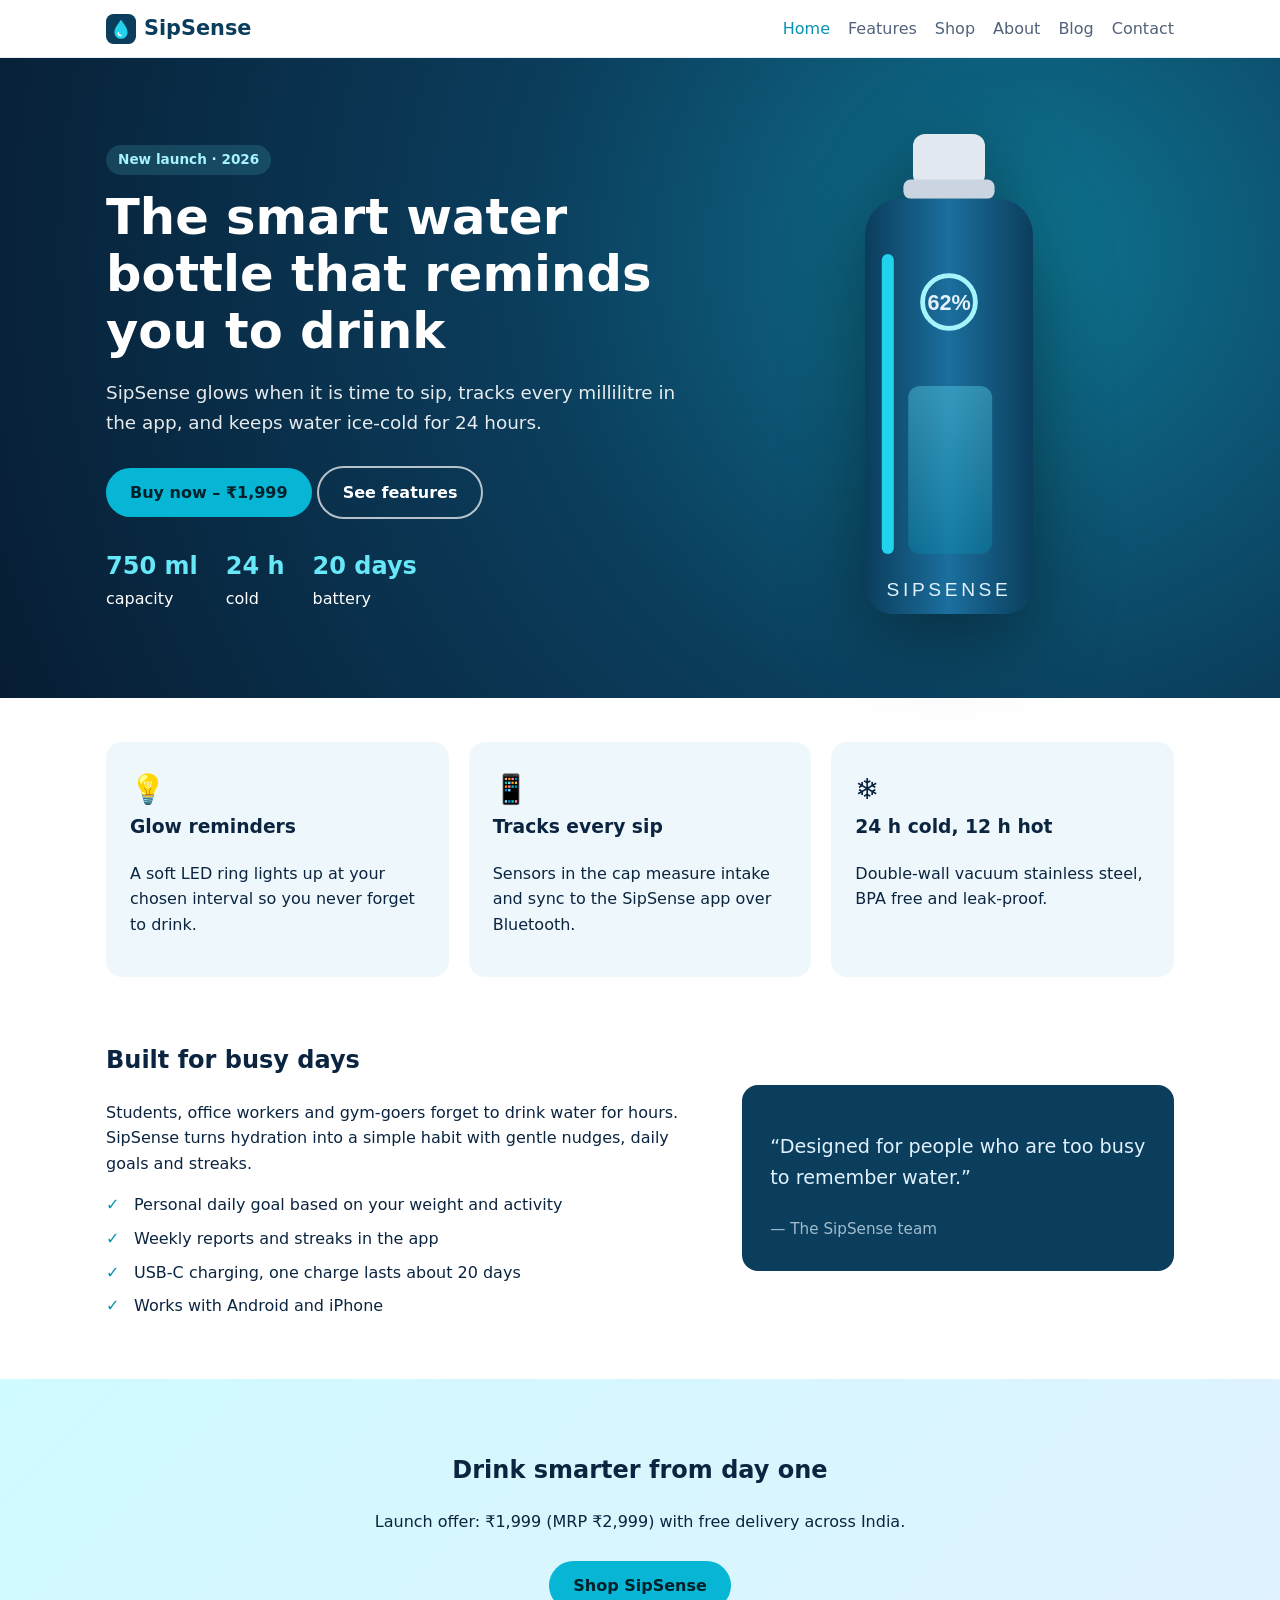
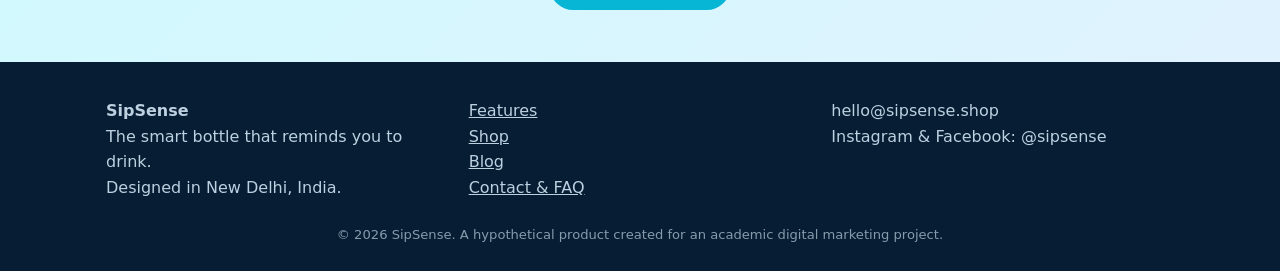
<file: index.html>
<!doctype html>
<html lang="en"><head><script async src="https://www.googletagmanager.com/gtm.js?id=GTM-PFLKXWNT"></script><script>window.dataLayer=window.dataLayer||[];function gtag(){dataLayer.push(arguments);}gtag('js',new Date());</script><meta charset="utf-8"><meta name="viewport" content="width=device-width, initial-scale=1">
<title>SipSense Smart Water Bottle | Glow Reminders & Hydration Tracking</title><meta name="description" content="SipSense is a smart water bottle that glows to remind you to drink, tracks every sip in an app, and keeps water cold for 24 hours. Launch price Rs 1,999.">
<link rel="canonical" href="https://sipsense.shop/"><meta property="og:title" content="SipSense Smart Water Bottle | Glow Reminders & Hydration Tracking"><meta property="og:description" content="SipSense is a smart water bottle that glows to remind you to drink, tracks every sip in an app, and keeps water cold for 24 hours. Launch price Rs 1,999."><meta property="og:url" content="https://sipsense.shop/"><meta property="og:type" content="website">
<link rel="icon" href="/favicon.svg" type="image/svg+xml"><link rel="stylesheet" href="/styles.css">
<script type="application/ld+json">{"@context":"https://schema.org","@type":"Product","name":"SipSense Smart Bottle","brand":"SipSense","description":"Smart water bottle with glow reminders and app tracking","offers":{"@type":"Offer","price":"1999","priceCurrency":"INR"}}</script>
</head><body>
<header class="top"><div class="wrap bar"><a class="logo" href="/"><img src="/favicon.svg" alt="SipSense logo" width="30" height="30">SipSense</a><nav><a href="/" class=active>Home</a><a href="/features.html">Features</a><a href="/shop.html">Shop</a><a href="/about.html">About</a><a href="/blog.html">Blog</a><a href="/contact.html">Contact</a></nav></div></header>
<main><section class="hero"><div class="wrap herogrid"><div>
<span class="tag">New launch &middot; 2026</span>
<h1>The smart water bottle that reminds you to drink</h1>
<p class="lead">SipSense glows when it is time to sip, tracks every millilitre in the app, and keeps water ice-cold for 24 hours.</p>
<a class="btn" href="/shop.html">Buy now &ndash; &#8377;1,999</a> <a class="btn ghost" href="/features.html">See features</a>
<div class="stats"><div><b>750 ml</b>capacity</div><div><b>24 h</b>cold</div><div><b>20 days</b>battery</div></div>
</div><div class="art"><svg class="bottle" viewBox="0 0 200 420" role="img" aria-label="SipSense smart bottle">
<defs><linearGradient id="b" x1="0" x2="1"><stop offset="0" stop-color="#0b3d5c"/><stop offset=".5" stop-color="#1b6f9e"/><stop offset="1" stop-color="#0b3d5c"/></linearGradient>
<linearGradient id="w" x1="0" y1="0" x2="0" y2="1"><stop offset="0" stop-color="#67e8f9"/><stop offset="1" stop-color="#0891b2"/></linearGradient></defs>
<rect x="70" y="10" width="60" height="44" rx="10" fill="#e2e8f0"/><rect x="62" y="48" width="76" height="16" rx="6" fill="#cbd5e1"/>
<path d="M60 64h80c18 0 30 14 30 32v290c0 14-10 24-24 24H54c-14 0-24-10-24-24V96c0-18 12-32 30-32z" fill="url(#b)"/>
<rect class="glow" x="44" y="110" width="10" height="250" rx="5" fill="#22d3ee"/>
<rect x="66" y="220" width="70" height="140" rx="10" fill="url(#w)" opacity=".35"/>
<circle cx="100" cy="150" r="22" fill="none" stroke="#a5f3fc" stroke-width="4"/><text x="100" y="157" text-anchor="middle" font-size="18" font-family="sans-serif" fill="#e0f2fe" font-weight="700">62%</text>
<text x="100" y="395" text-anchor="middle" font-size="16" font-family="sans-serif" fill="#e0f2fe" letter-spacing="3">SIPSENSE</text></svg></div></div></section>
<section class="wrap grid3">
<div class="card"><div class="ico">&#128161;</div><h3>Glow reminders</h3><p>A soft LED ring lights up at your chosen interval so you never forget to drink.</p></div>
<div class="card"><div class="ico">&#128241;</div><h3>Tracks every sip</h3><p>Sensors in the cap measure intake and sync to the SipSense app over Bluetooth.</p></div>
<div class="card"><div class="ico">&#10052;&#65039;</div><h3>24 h cold, 12 h hot</h3><p>Double-wall vacuum stainless steel, BPA free and leak-proof.</p></div>
</section>
<section class="wrap split"><div><h2>Built for busy days</h2><p>Students, office workers and gym-goers forget to drink water for hours. SipSense turns hydration into a simple habit with gentle nudges, daily goals and streaks.</p>
<ul class="checks"><li>Personal daily goal based on your weight and activity</li><li>Weekly reports and streaks in the app</li><li>USB-C charging, one charge lasts about 20 days</li><li>Works with Android and iPhone</li></ul></div>
<div class="quote"><p>&ldquo;Designed for people who are too busy to remember water.&rdquo;</p><span>&mdash; The SipSense team</span></div></section>
<section class="cta"><div class="wrap"><h2>Drink smarter from day one</h2><p>Launch offer: &#8377;1,999 (MRP &#8377;2,999) with free delivery across India.</p><a class="btn" href="/shop.html">Shop SipSense</a></div></section></main>
<footer><div class="wrap foot"><div><strong>SipSense</strong><br>The smart bottle that reminds you to drink.<br>Designed in New Delhi, India.</div>
<div><a href="/features.html">Features</a><br><a href="/shop.html">Shop</a><br><a href="/blog.html">Blog</a><br><a href="/contact.html">Contact &amp; FAQ</a></div>
<div>hello@sipsense.shop<br>Instagram &amp; Facebook: @sipsense</div></div>
<p class="copy">&copy; 2026 SipSense. A hypothetical product created for an academic digital marketing project.</p></footer>
</body></html>
</file>
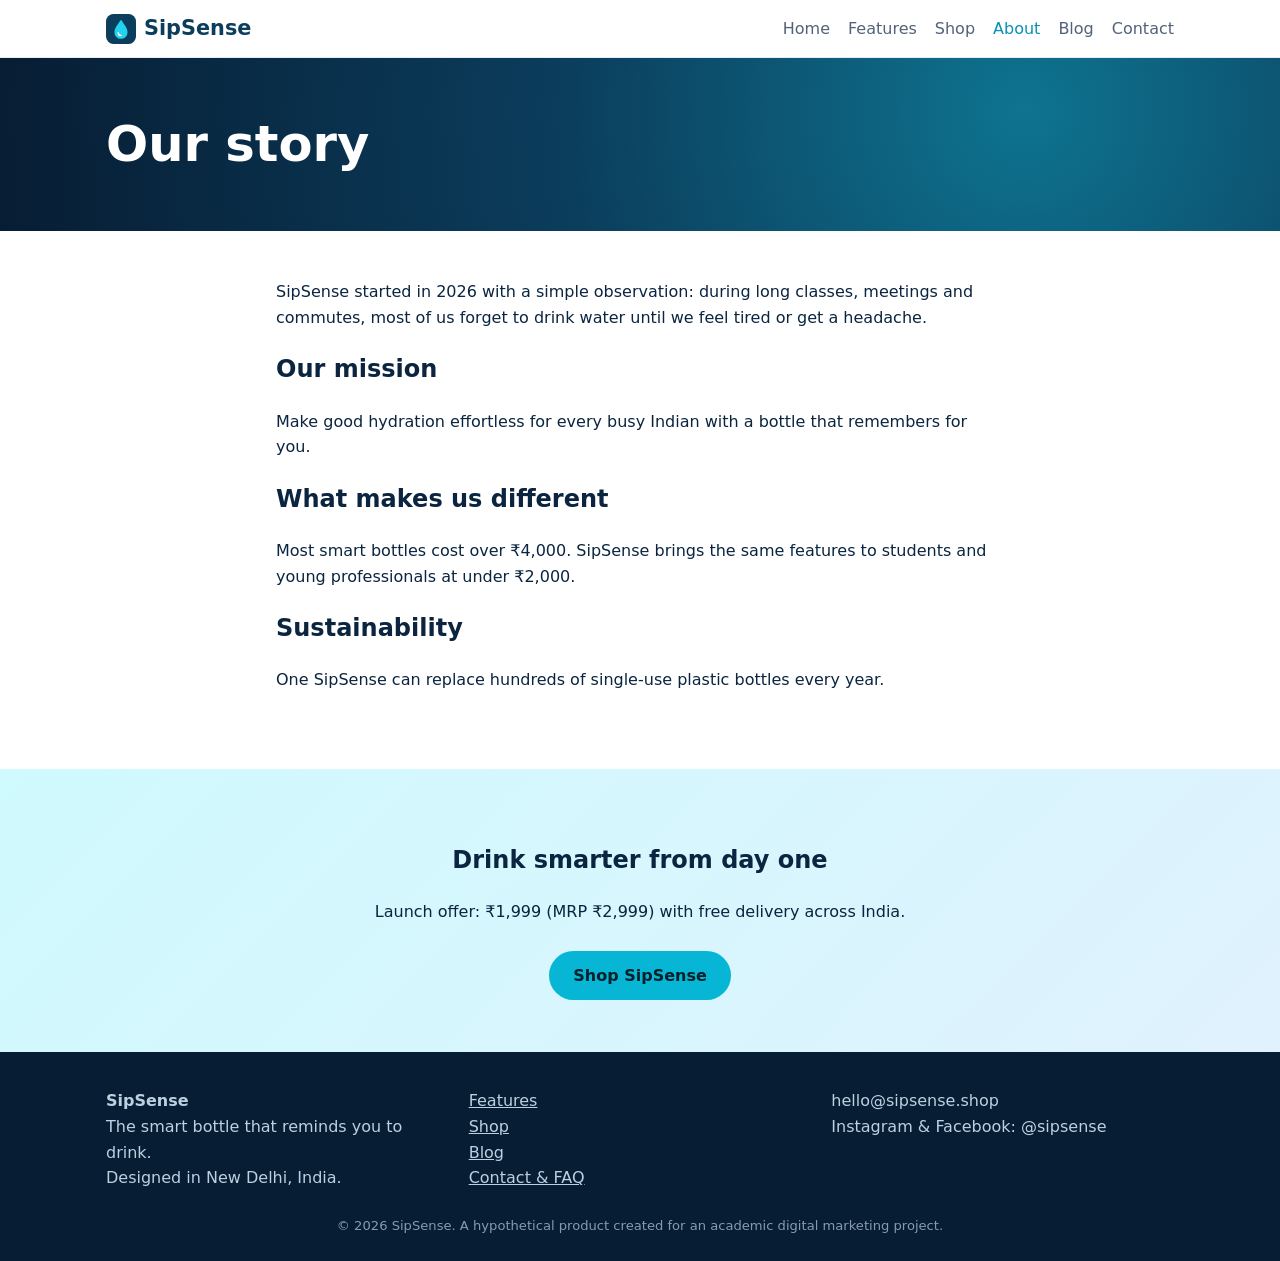
<file: about.html>
<!doctype html>
<html lang="en"><head><script async src="https://www.googletagmanager.com/gtm.js?id=GTM-PFLKXWNT"></script><script>window.dataLayer=window.dataLayer||[];function gtag(){dataLayer.push(arguments);}gtag('js',new Date());</script><meta charset="utf-8"><meta name="viewport" content="width=device-width, initial-scale=1">
<title>About SipSense | Our Story and Mission</title><meta name="description" content="SipSense was born in New Delhi to help busy people build a healthy hydration habit with a simple smart bottle.">
<link rel="canonical" href="https://sipsense.shop/about.html"><meta property="og:title" content="About SipSense | Our Story and Mission"><meta property="og:description" content="SipSense was born in New Delhi to help busy people build a healthy hydration habit with a simple smart bottle."><meta property="og:url" content="https://sipsense.shop/about.html"><meta property="og:type" content="website">
<link rel="icon" href="/favicon.svg" type="image/svg+xml"><link rel="stylesheet" href="/styles.css">
<script type="application/ld+json">{"@context":"https://schema.org","@type":"Product","name":"SipSense Smart Bottle","brand":"SipSense","description":"Smart water bottle with glow reminders and app tracking","offers":{"@type":"Offer","price":"1999","priceCurrency":"INR"}}</script>
</head><body>
<header class="top"><div class="wrap bar"><a class="logo" href="/"><img src="/favicon.svg" alt="SipSense logo" width="30" height="30">SipSense</a><nav><a href="/">Home</a><a href="/features.html">Features</a><a href="/shop.html">Shop</a><a href="/about.html" class=active>About</a><a href="/blog.html">Blog</a><a href="/contact.html">Contact</a></nav></div></header>
<main><section class="hero small"><div class="wrap"><h1>Our story</h1></div></section>
<section class="wrap prose">
<p>SipSense started in 2026 with a simple observation: during long classes, meetings and commutes, most of us forget to drink water until we feel tired or get a headache.</p>
<h2>Our mission</h2><p>Make good hydration effortless for every busy Indian with a bottle that remembers for you.</p>
<h2>What makes us different</h2><p>Most smart bottles cost over &#8377;4,000. SipSense brings the same features to students and young professionals at under &#8377;2,000.</p>
<h2>Sustainability</h2><p>One SipSense can replace hundreds of single-use plastic bottles every year.</p>
</section><section class="cta"><div class="wrap"><h2>Drink smarter from day one</h2><p>Launch offer: &#8377;1,999 (MRP &#8377;2,999) with free delivery across India.</p><a class="btn" href="/shop.html">Shop SipSense</a></div></section></main>
<footer><div class="wrap foot"><div><strong>SipSense</strong><br>The smart bottle that reminds you to drink.<br>Designed in New Delhi, India.</div>
<div><a href="/features.html">Features</a><br><a href="/shop.html">Shop</a><br><a href="/blog.html">Blog</a><br><a href="/contact.html">Contact &amp; FAQ</a></div>
<div>hello@sipsense.shop<br>Instagram &amp; Facebook: @sipsense</div></div>
<p class="copy">&copy; 2026 SipSense. A hypothetical product created for an academic digital marketing project.</p></footer>
</body></html>
</file>
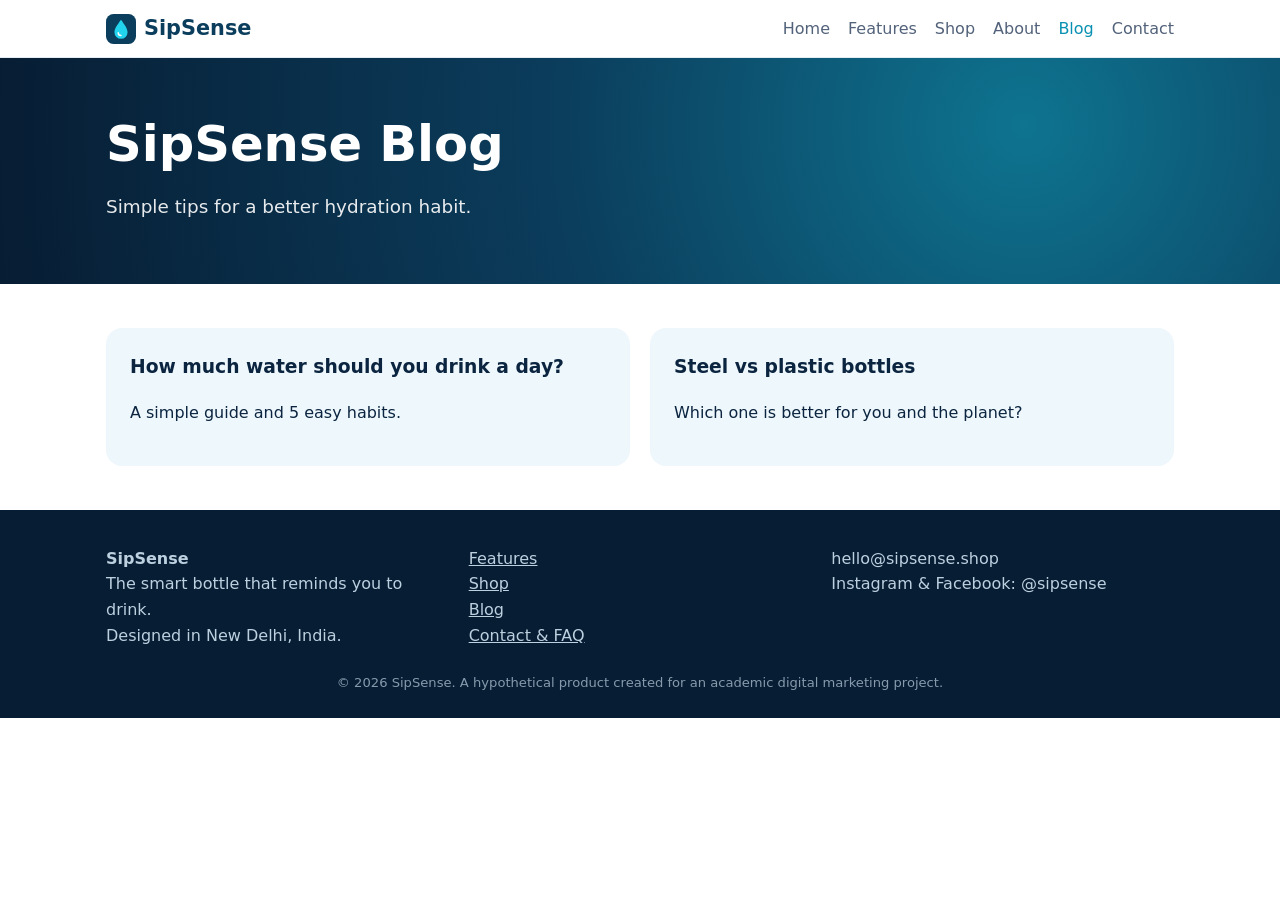
<file: blog.html>
<!doctype html>
<html lang="en"><head><script async src="https://www.googletagmanager.com/gtm.js?id=GTM-PFLKXWNT"></script><script>window.dataLayer=window.dataLayer||[];function gtag(){dataLayer.push(arguments);}gtag('js',new Date());</script><meta charset="utf-8"><meta name="viewport" content="width=device-width, initial-scale=1">
<title>SipSense Blog | Hydration Tips and Healthy Habits</title><meta name="description" content="Hydration tips, healthy habit guides and smart bottle advice from the SipSense team.">
<link rel="canonical" href="https://sipsense.shop/blog.html"><meta property="og:title" content="SipSense Blog | Hydration Tips and Healthy Habits"><meta property="og:description" content="Hydration tips, healthy habit guides and smart bottle advice from the SipSense team."><meta property="og:url" content="https://sipsense.shop/blog.html"><meta property="og:type" content="website">
<link rel="icon" href="/favicon.svg" type="image/svg+xml"><link rel="stylesheet" href="/styles.css">
<script type="application/ld+json">{"@context":"https://schema.org","@type":"Product","name":"SipSense Smart Bottle","brand":"SipSense","description":"Smart water bottle with glow reminders and app tracking","offers":{"@type":"Offer","price":"1999","priceCurrency":"INR"}}</script>
</head><body>
<header class="top"><div class="wrap bar"><a class="logo" href="/"><img src="/favicon.svg" alt="SipSense logo" width="30" height="30">SipSense</a><nav><a href="/">Home</a><a href="/features.html">Features</a><a href="/shop.html">Shop</a><a href="/about.html">About</a><a href="/blog.html" class=active>Blog</a><a href="/contact.html">Contact</a></nav></div></header>
<main><section class="hero small"><div class="wrap"><h1>SipSense Blog</h1><p class="lead">Simple tips for a better hydration habit.</p></div></section>
<section class="wrap grid3">
<a class="card link" href="/how-much-water-per-day.html"><h3>How much water should you drink a day?</h3><p>A simple guide and 5 easy habits.</p></a>
<a class="card link" href="/steel-vs-plastic-bottle.html"><h3>Steel vs plastic bottles</h3><p>Which one is better for you and the planet?</p></a>
</section></main>
<footer><div class="wrap foot"><div><strong>SipSense</strong><br>The smart bottle that reminds you to drink.<br>Designed in New Delhi, India.</div>
<div><a href="/features.html">Features</a><br><a href="/shop.html">Shop</a><br><a href="/blog.html">Blog</a><br><a href="/contact.html">Contact &amp; FAQ</a></div>
<div>hello@sipsense.shop<br>Instagram &amp; Facebook: @sipsense</div></div>
<p class="copy">&copy; 2026 SipSense. A hypothetical product created for an academic digital marketing project.</p></footer>
</body></html>
</file>
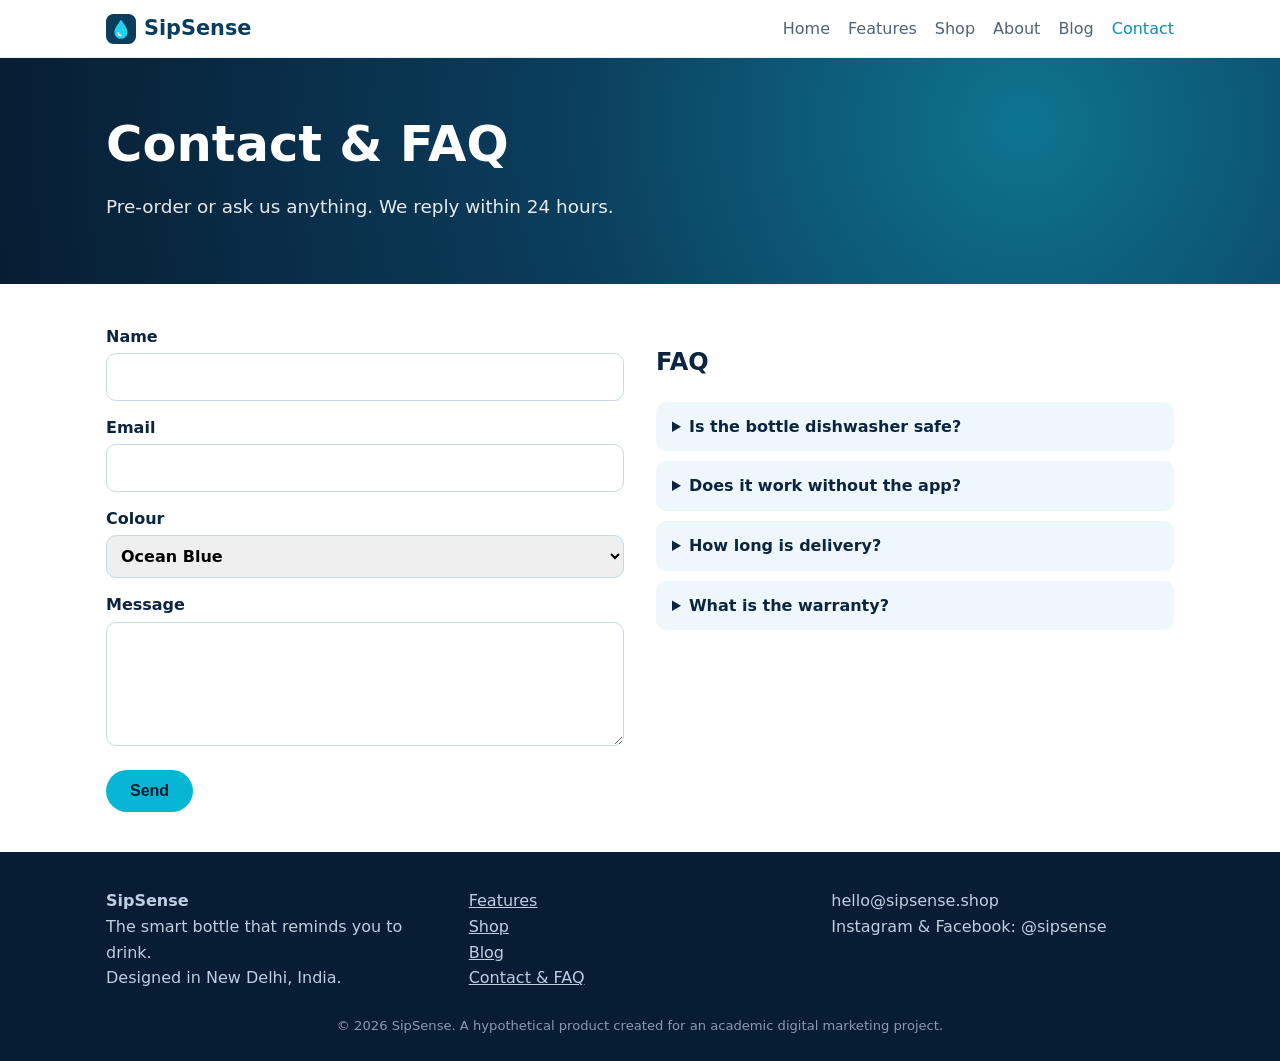
<file: contact.html>
<!doctype html>
<html lang="en"><head><script async src="https://www.googletagmanager.com/gtm.js?id=GTM-PFLKXWNT"></script><script>window.dataLayer=window.dataLayer||[];function gtag(){dataLayer.push(arguments);}gtag('js',new Date());</script><meta charset="utf-8"><meta name="viewport" content="width=device-width, initial-scale=1">
<title>Contact SipSense | Pre-order, Support and FAQ</title><meta name="description" content="Contact SipSense for pre-orders and support. Read answers to common questions about the smart bottle.">
<link rel="canonical" href="https://sipsense.shop/contact.html"><meta property="og:title" content="Contact SipSense | Pre-order, Support and FAQ"><meta property="og:description" content="Contact SipSense for pre-orders and support. Read answers to common questions about the smart bottle."><meta property="og:url" content="https://sipsense.shop/contact.html"><meta property="og:type" content="website">
<link rel="icon" href="/favicon.svg" type="image/svg+xml"><link rel="stylesheet" href="/styles.css">
<script type="application/ld+json">{"@context":"https://schema.org","@type":"Product","name":"SipSense Smart Bottle","brand":"SipSense","description":"Smart water bottle with glow reminders and app tracking","offers":{"@type":"Offer","price":"1999","priceCurrency":"INR"}}</script>
</head><body>
<header class="top"><div class="wrap bar"><a class="logo" href="/"><img src="/favicon.svg" alt="SipSense logo" width="30" height="30">SipSense</a><nav><a href="/">Home</a><a href="/features.html">Features</a><a href="/shop.html">Shop</a><a href="/about.html">About</a><a href="/blog.html">Blog</a><a href="/contact.html" class=active>Contact</a></nav></div></header>
<main><section class="hero small"><div class="wrap"><h1>Contact &amp; FAQ</h1><p class="lead">Pre-order or ask us anything. We reply within 24 hours.</p></div></section>
<section class="wrap contact">
<form action="mailto:hello@sipsense.shop" method="post" enctype="text/plain">
<label>Name<input name="name" required></label><label>Email<input name="email" type="email" required></label>
<label>Colour<select name="colour"><option>Ocean Blue</option><option>Matte Black</option><option>Mint</option></select></label>
<label>Message<textarea name="message" rows="4"></textarea></label><button class="btn" type="submit">Send</button></form>
<div><h2>FAQ</h2>
<details><summary>Is the bottle dishwasher safe?</summary><p>The body is. Wipe the smart cap with a damp cloth.</p></details>
<details><summary>Does it work without the app?</summary><p>Yes. Glow reminders work on their own; the app adds tracking.</p></details>
<details><summary>How long is delivery?</summary><p>3 to 6 working days across India.</p></details>
<details><summary>What is the warranty?</summary><p>1 year on the smart cap and body.</p></details>
</div></section></main>
<footer><div class="wrap foot"><div><strong>SipSense</strong><br>The smart bottle that reminds you to drink.<br>Designed in New Delhi, India.</div>
<div><a href="/features.html">Features</a><br><a href="/shop.html">Shop</a><br><a href="/blog.html">Blog</a><br><a href="/contact.html">Contact &amp; FAQ</a></div>
<div>hello@sipsense.shop<br>Instagram &amp; Facebook: @sipsense</div></div>
<p class="copy">&copy; 2026 SipSense. A hypothetical product created for an academic digital marketing project.</p></footer>
</body></html>
</file>
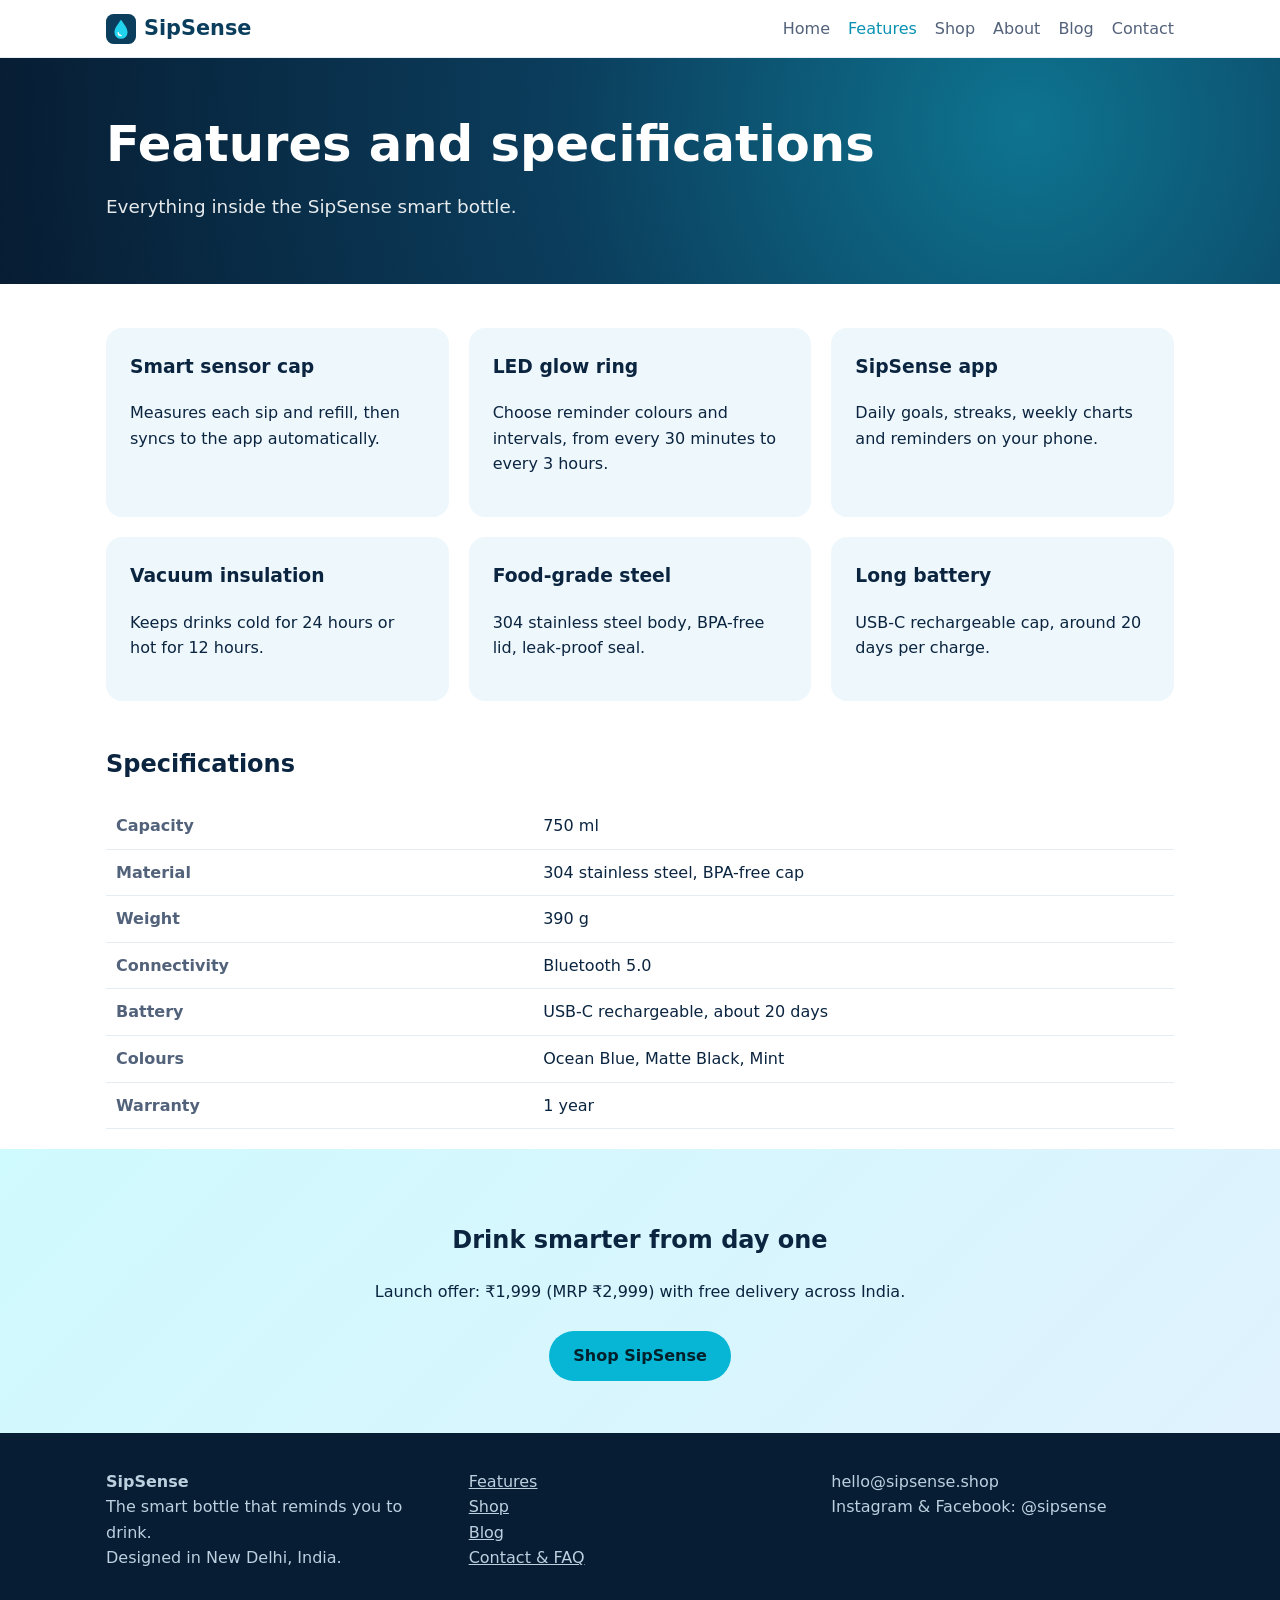
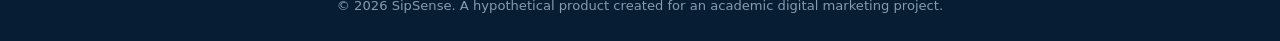
<file: features.html>
<!doctype html>
<html lang="en"><head><script async src="https://www.googletagmanager.com/gtm.js?id=GTM-PFLKXWNT"></script><script>window.dataLayer=window.dataLayer||[];function gtag(){dataLayer.push(arguments);}gtag('js',new Date());</script><meta charset="utf-8"><meta name="viewport" content="width=device-width, initial-scale=1">
<title>SipSense Features | Smart Bottle Specs, App & Sensors</title><meta name="description" content="Explore SipSense smart bottle features: LED glow reminders, sip-tracking sensor cap, app sync, 24-hour insulation and 20-day battery.">
<link rel="canonical" href="https://sipsense.shop/features.html"><meta property="og:title" content="SipSense Features | Smart Bottle Specs, App & Sensors"><meta property="og:description" content="Explore SipSense smart bottle features: LED glow reminders, sip-tracking sensor cap, app sync, 24-hour insulation and 20-day battery."><meta property="og:url" content="https://sipsense.shop/features.html"><meta property="og:type" content="website">
<link rel="icon" href="/favicon.svg" type="image/svg+xml"><link rel="stylesheet" href="/styles.css">
<script type="application/ld+json">{"@context":"https://schema.org","@type":"Product","name":"SipSense Smart Bottle","brand":"SipSense","description":"Smart water bottle with glow reminders and app tracking","offers":{"@type":"Offer","price":"1999","priceCurrency":"INR"}}</script>
</head><body>
<header class="top"><div class="wrap bar"><a class="logo" href="/"><img src="/favicon.svg" alt="SipSense logo" width="30" height="30">SipSense</a><nav><a href="/">Home</a><a href="/features.html" class=active>Features</a><a href="/shop.html">Shop</a><a href="/about.html">About</a><a href="/blog.html">Blog</a><a href="/contact.html">Contact</a></nav></div></header>
<main><section class="hero small"><div class="wrap"><h1>Features and specifications</h1><p class="lead">Everything inside the SipSense smart bottle.</p></div></section>
<section class="wrap grid3">
<div class="card"><h3>Smart sensor cap</h3><p>Measures each sip and refill, then syncs to the app automatically.</p></div>
<div class="card"><h3>LED glow ring</h3><p>Choose reminder colours and intervals, from every 30 minutes to every 3 hours.</p></div>
<div class="card"><h3>SipSense app</h3><p>Daily goals, streaks, weekly charts and reminders on your phone.</p></div>
<div class="card"><h3>Vacuum insulation</h3><p>Keeps drinks cold for 24 hours or hot for 12 hours.</p></div>
<div class="card"><h3>Food-grade steel</h3><p>304 stainless steel body, BPA-free lid, leak-proof seal.</p></div>
<div class="card"><h3>Long battery</h3><p>USB-C rechargeable cap, around 20 days per charge.</p></div>
</section>
<section class="wrap"><h2>Specifications</h2><table class="spec">
<tr><th>Capacity</th><td>750 ml</td></tr><tr><th>Material</th><td>304 stainless steel, BPA-free cap</td></tr>
<tr><th>Weight</th><td>390 g</td></tr><tr><th>Connectivity</th><td>Bluetooth 5.0</td></tr>
<tr><th>Battery</th><td>USB-C rechargeable, about 20 days</td></tr><tr><th>Colours</th><td>Ocean Blue, Matte Black, Mint</td></tr>
<tr><th>Warranty</th><td>1 year</td></tr></table></section>
<section class="cta"><div class="wrap"><h2>Drink smarter from day one</h2><p>Launch offer: &#8377;1,999 (MRP &#8377;2,999) with free delivery across India.</p><a class="btn" href="/shop.html">Shop SipSense</a></div></section></main>
<footer><div class="wrap foot"><div><strong>SipSense</strong><br>The smart bottle that reminds you to drink.<br>Designed in New Delhi, India.</div>
<div><a href="/features.html">Features</a><br><a href="/shop.html">Shop</a><br><a href="/blog.html">Blog</a><br><a href="/contact.html">Contact &amp; FAQ</a></div>
<div>hello@sipsense.shop<br>Instagram &amp; Facebook: @sipsense</div></div>
<p class="copy">&copy; 2026 SipSense. A hypothetical product created for an academic digital marketing project.</p></footer>
</body></html>
</file>
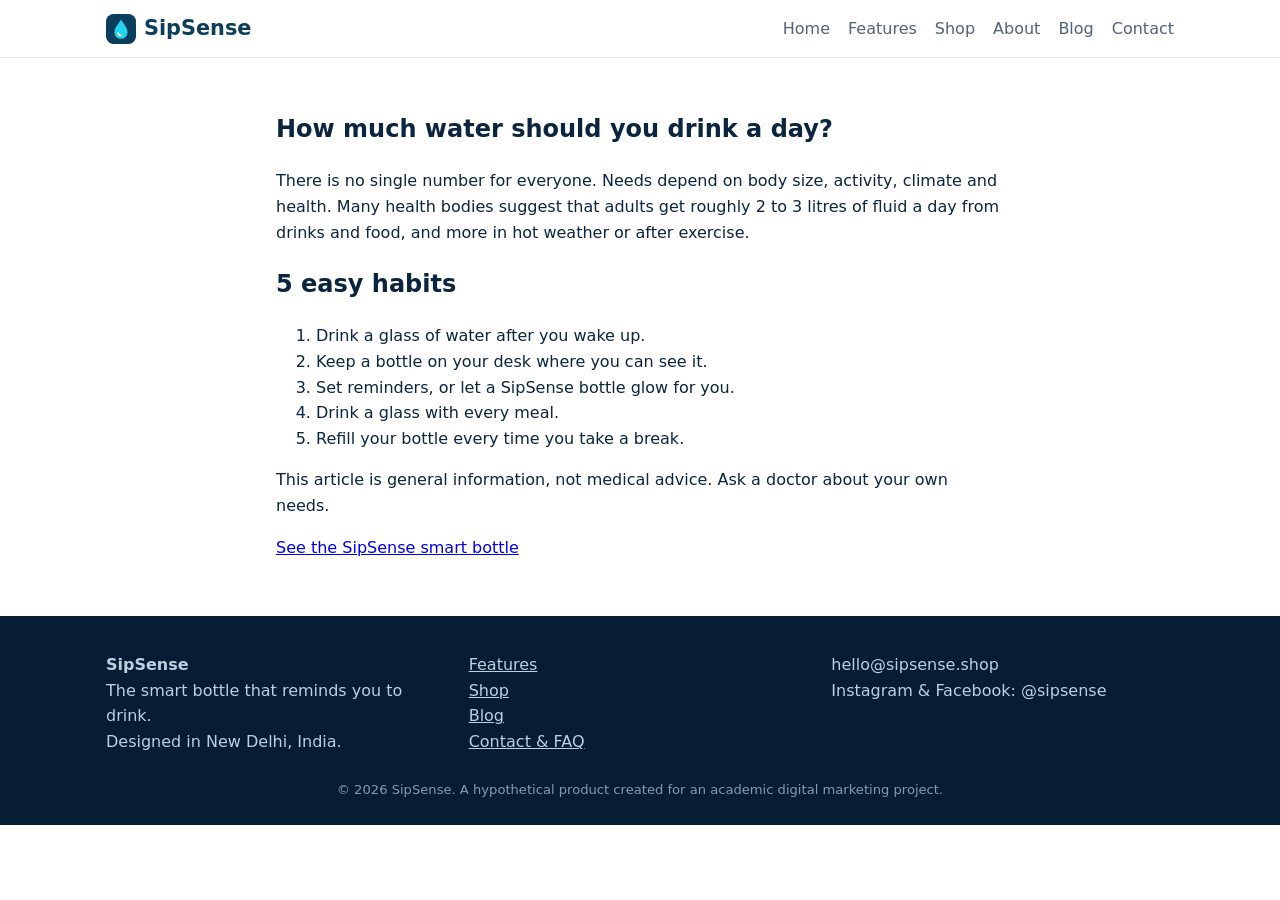
<file: how-much-water-per-day.html>
<!doctype html>
<html lang="en"><head><script async src="https://www.googletagmanager.com/gtm.js?id=GTM-PFLKXWNT"></script><script>window.dataLayer=window.dataLayer||[];function gtag(){dataLayer.push(arguments);}gtag('js',new Date());</script><meta charset="utf-8"><meta name="viewport" content="width=device-width, initial-scale=1">
<title>How Much Water Should You Drink a Day? | SipSense Blog</title><meta name="description" content="A simple guide to daily water intake and 5 easy habits to drink more water at college or work.">
<link rel="canonical" href="https://sipsense.shop/how-much-water-per-day.html"><meta property="og:title" content="How Much Water Should You Drink a Day? | SipSense Blog"><meta property="og:description" content="A simple guide to daily water intake and 5 easy habits to drink more water at college or work."><meta property="og:url" content="https://sipsense.shop/how-much-water-per-day.html"><meta property="og:type" content="website">
<link rel="icon" href="/favicon.svg" type="image/svg+xml"><link rel="stylesheet" href="/styles.css">
<script type="application/ld+json">{"@context":"https://schema.org","@type":"Product","name":"SipSense Smart Bottle","brand":"SipSense","description":"Smart water bottle with glow reminders and app tracking","offers":{"@type":"Offer","price":"1999","priceCurrency":"INR"}}</script>
</head><body>
<header class="top"><div class="wrap bar"><a class="logo" href="/"><img src="/favicon.svg" alt="SipSense logo" width="30" height="30">SipSense</a><nav><a href="/">Home</a><a href="/features.html">Features</a><a href="/shop.html">Shop</a><a href="/about.html">About</a><a href="/blog.html">Blog</a><a href="/contact.html">Contact</a></nav></div></header>
<main><article class="wrap prose"><h1>How much water should you drink a day?</h1>
<p>There is no single number for everyone. Needs depend on body size, activity, climate and health. Many health bodies suggest that adults get roughly 2 to 3 litres of fluid a day from drinks and food, and more in hot weather or after exercise.</p>
<h2>5 easy habits</h2><ol><li>Drink a glass of water after you wake up.</li><li>Keep a bottle on your desk where you can see it.</li><li>Set reminders, or let a SipSense bottle glow for you.</li><li>Drink a glass with every meal.</li><li>Refill your bottle every time you take a break.</li></ol>
<p>This article is general information, not medical advice. Ask a doctor about your own needs.</p>
<p><a href="/shop.html">See the SipSense smart bottle</a></p></article></main>
<footer><div class="wrap foot"><div><strong>SipSense</strong><br>The smart bottle that reminds you to drink.<br>Designed in New Delhi, India.</div>
<div><a href="/features.html">Features</a><br><a href="/shop.html">Shop</a><br><a href="/blog.html">Blog</a><br><a href="/contact.html">Contact &amp; FAQ</a></div>
<div>hello@sipsense.shop<br>Instagram &amp; Facebook: @sipsense</div></div>
<p class="copy">&copy; 2026 SipSense. A hypothetical product created for an academic digital marketing project.</p></footer>
</body></html>
</file>
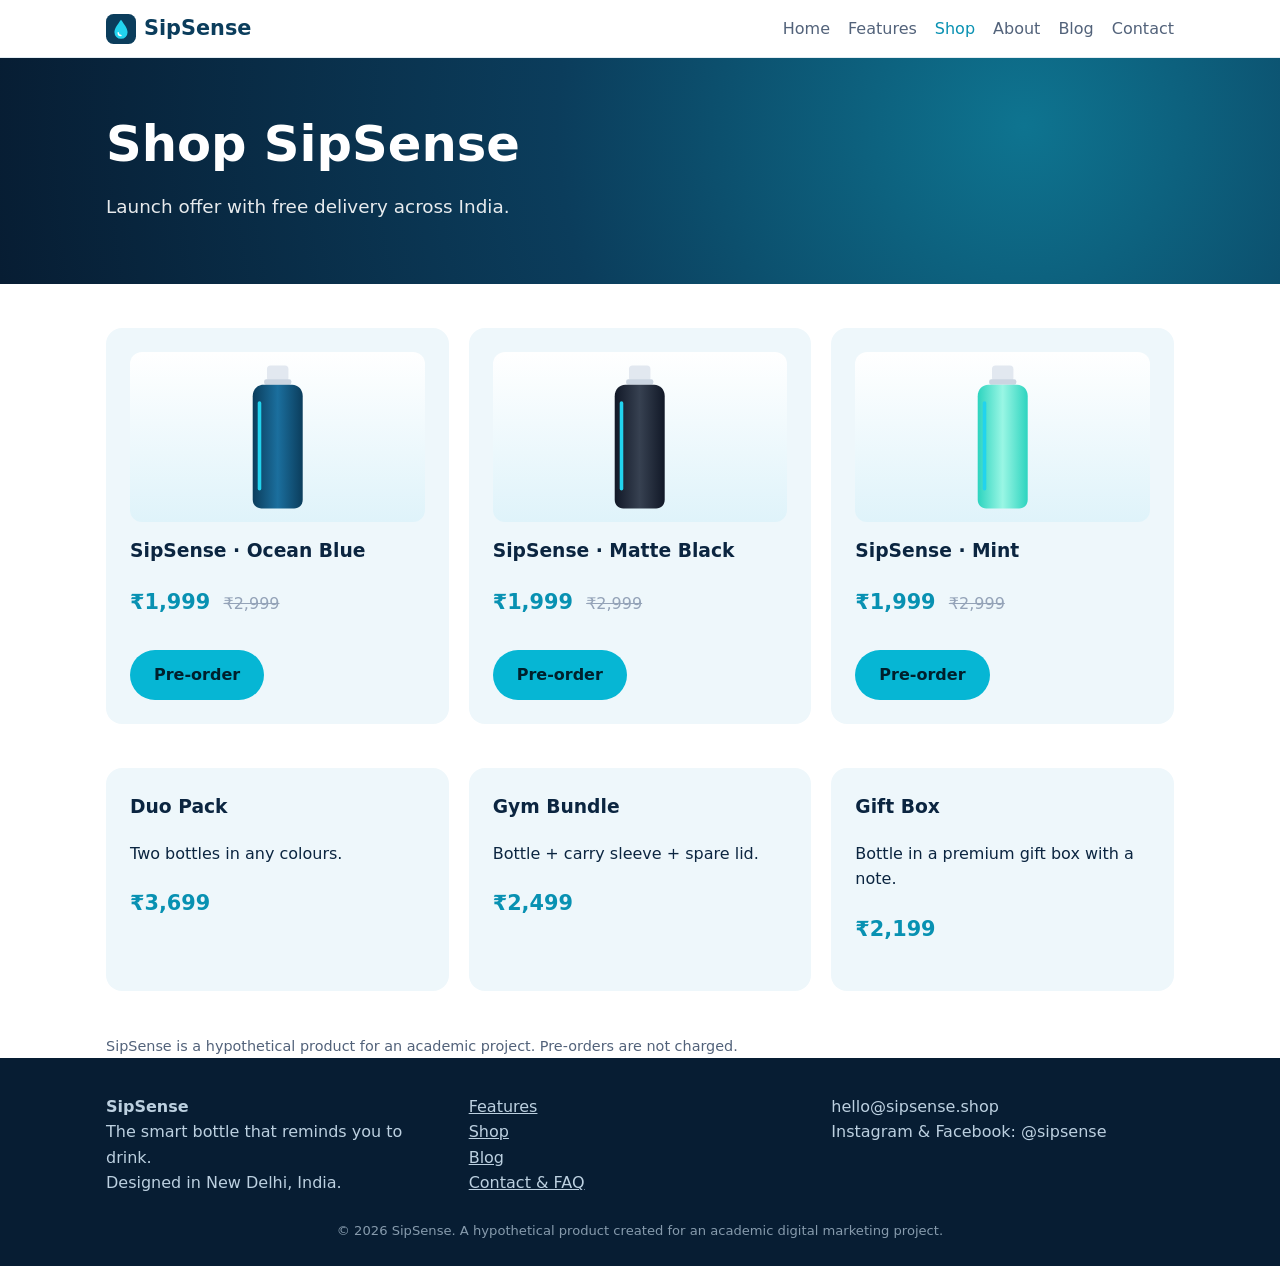
<file: shop.html>
<!doctype html>
<html lang="en"><head><script async src="https://www.googletagmanager.com/gtm.js?id=GTM-PFLKXWNT"></script><script>window.dataLayer=window.dataLayer||[];function gtag(){dataLayer.push(arguments);}gtag('js',new Date());</script><meta charset="utf-8"><meta name="viewport" content="width=device-width, initial-scale=1">
<title>Buy SipSense Smart Bottle Online in India | Rs 1,999 Launch Offer</title><meta name="description" content="Buy the SipSense smart water bottle online in India. Launch price Rs 1,999 with free delivery. Available in Ocean Blue, Matte Black and Mint.">
<link rel="canonical" href="https://sipsense.shop/shop.html"><meta property="og:title" content="Buy SipSense Smart Bottle Online in India | Rs 1,999 Launch Offer"><meta property="og:description" content="Buy the SipSense smart water bottle online in India. Launch price Rs 1,999 with free delivery. Available in Ocean Blue, Matte Black and Mint."><meta property="og:url" content="https://sipsense.shop/shop.html"><meta property="og:type" content="website">
<link rel="icon" href="/favicon.svg" type="image/svg+xml"><link rel="stylesheet" href="/styles.css">
<script type="application/ld+json">{"@context":"https://schema.org","@type":"Product","name":"SipSense Smart Bottle","brand":"SipSense","description":"Smart water bottle with glow reminders and app tracking","offers":{"@type":"Offer","price":"1999","priceCurrency":"INR"}}</script>
</head><body>
<header class="top"><div class="wrap bar"><a class="logo" href="/"><img src="/favicon.svg" alt="SipSense logo" width="30" height="30">SipSense</a><nav><a href="/">Home</a><a href="/features.html">Features</a><a href="/shop.html" class=active>Shop</a><a href="/about.html">About</a><a href="/blog.html">Blog</a><a href="/contact.html">Contact</a></nav></div></header>
<main><section class="hero small"><div class="wrap"><h1>Shop SipSense</h1><p class="lead">Launch offer with free delivery across India.</p></div></section>
<section class="wrap grid3">
<div class="card prod"><div class="sw"><svg viewBox="0 0 200 420" height="150" aria-hidden="true"><defs><linearGradient id="ga" x1="0" x2="1"><stop offset="0" stop-color="#0b3d5c"/><stop offset=".5" stop-color="#1b6f9e"/><stop offset="1" stop-color="#0b3d5c"/></linearGradient></defs><rect x="70" y="10" width="60" height="44" rx="10" fill="#e2e8f0"/><rect x="62" y="48" width="76" height="16" rx="6" fill="#cbd5e1"/><path d="M60 64h80c18 0 30 14 30 32v290c0 14-10 24-24 24H54c-14 0-24-10-24-24V96c0-18 12-32 30-32z" fill="url(#ga)"/><rect x="44" y="110" width="10" height="250" rx="5" fill="#22d3ee"/></svg></div><h3>SipSense &middot; Ocean Blue</h3><p class="price">&#8377;1,999 <s>&#8377;2,999</s></p><a class="btn" href="/contact.html">Pre-order</a></div>
<div class="card prod"><div class="sw"><svg viewBox="0 0 200 420" height="150" aria-hidden="true"><defs><linearGradient id="gk" x1="0" x2="1"><stop offset="0" stop-color="#111827"/><stop offset=".5" stop-color="#374151"/><stop offset="1" stop-color="#111827"/></linearGradient></defs><rect x="70" y="10" width="60" height="44" rx="10" fill="#e2e8f0"/><rect x="62" y="48" width="76" height="16" rx="6" fill="#cbd5e1"/><path d="M60 64h80c18 0 30 14 30 32v290c0 14-10 24-24 24H54c-14 0-24-10-24-24V96c0-18 12-32 30-32z" fill="url(#gk)"/><rect x="44" y="110" width="10" height="250" rx="5" fill="#22d3ee"/></svg></div><h3>SipSense &middot; Matte Black</h3><p class="price">&#8377;1,999 <s>&#8377;2,999</s></p><a class="btn" href="/contact.html">Pre-order</a></div>
<div class="card prod"><div class="sw"><svg viewBox="0 0 200 420" height="150" aria-hidden="true"><defs><linearGradient id="gm" x1="0" x2="1"><stop offset="0" stop-color="#2dd4bf"/><stop offset=".5" stop-color="#99f6e4"/><stop offset="1" stop-color="#2dd4bf"/></linearGradient></defs><rect x="70" y="10" width="60" height="44" rx="10" fill="#e2e8f0"/><rect x="62" y="48" width="76" height="16" rx="6" fill="#cbd5e1"/><path d="M60 64h80c18 0 30 14 30 32v290c0 14-10 24-24 24H54c-14 0-24-10-24-24V96c0-18 12-32 30-32z" fill="url(#gm)"/><rect x="44" y="110" width="10" height="250" rx="5" fill="#22d3ee"/></svg></div><h3>SipSense &middot; Mint</h3><p class="price">&#8377;1,999 <s>&#8377;2,999</s></p><a class="btn" href="/contact.html">Pre-order</a></div>
</section>
<section class="wrap grid3">
<div class="card"><h3>Duo Pack</h3><p>Two bottles in any colours.</p><p class="price">&#8377;3,699</p></div>
<div class="card"><h3>Gym Bundle</h3><p>Bottle + carry sleeve + spare lid.</p><p class="price">&#8377;2,499</p></div>
<div class="card"><h3>Gift Box</h3><p>Bottle in a premium gift box with a note.</p><p class="price">&#8377;2,199</p></div>
</section>
<p class="wrap note">SipSense is a hypothetical product for an academic project. Pre-orders are not charged.</p></main>
<footer><div class="wrap foot"><div><strong>SipSense</strong><br>The smart bottle that reminds you to drink.<br>Designed in New Delhi, India.</div>
<div><a href="/features.html">Features</a><br><a href="/shop.html">Shop</a><br><a href="/blog.html">Blog</a><br><a href="/contact.html">Contact &amp; FAQ</a></div>
<div>hello@sipsense.shop<br>Instagram &amp; Facebook: @sipsense</div></div>
<p class="copy">&copy; 2026 SipSense. A hypothetical product created for an academic digital marketing project.</p></footer>
</body></html>
</file>
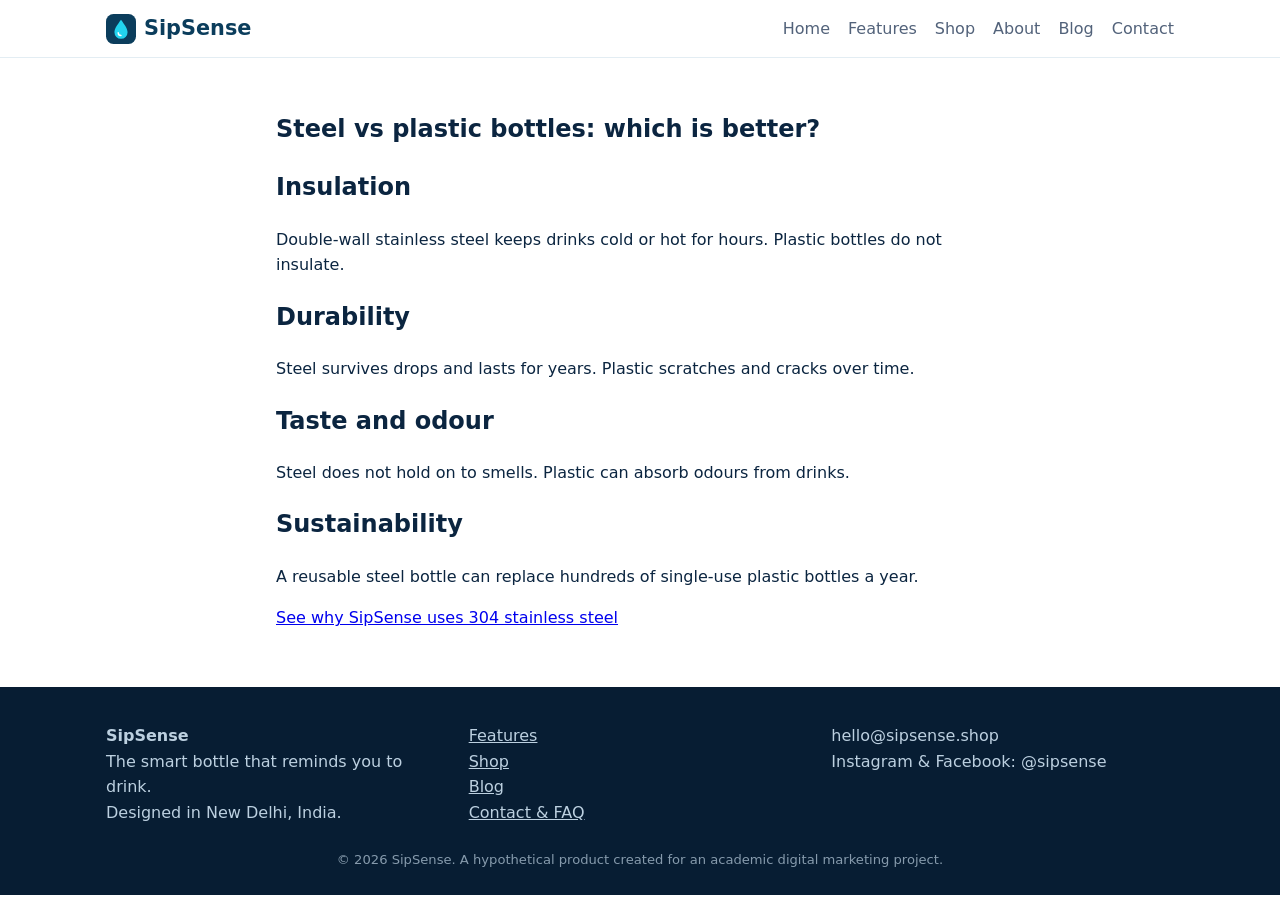
<file: steel-vs-plastic-bottle.html>
<!doctype html>
<html lang="en"><head><script async src="https://www.googletagmanager.com/gtm.js?id=GTM-PFLKXWNT"></script><script>window.dataLayer=window.dataLayer||[];function gtag(){dataLayer.push(arguments);}gtag('js',new Date());</script><meta charset="utf-8"><meta name="viewport" content="width=device-width, initial-scale=1">
<title>Steel vs Plastic Water Bottle: Which Is Better? | SipSense Blog</title><meta name="description" content="Compare stainless steel and plastic water bottles on safety, insulation, durability and sustainability.">
<link rel="canonical" href="https://sipsense.shop/steel-vs-plastic-bottle.html"><meta property="og:title" content="Steel vs Plastic Water Bottle: Which Is Better? | SipSense Blog"><meta property="og:description" content="Compare stainless steel and plastic water bottles on safety, insulation, durability and sustainability."><meta property="og:url" content="https://sipsense.shop/steel-vs-plastic-bottle.html"><meta property="og:type" content="website">
<link rel="icon" href="/favicon.svg" type="image/svg+xml"><link rel="stylesheet" href="/styles.css">
<script type="application/ld+json">{"@context":"https://schema.org","@type":"Product","name":"SipSense Smart Bottle","brand":"SipSense","description":"Smart water bottle with glow reminders and app tracking","offers":{"@type":"Offer","price":"1999","priceCurrency":"INR"}}</script>
</head><body>
<header class="top"><div class="wrap bar"><a class="logo" href="/"><img src="/favicon.svg" alt="SipSense logo" width="30" height="30">SipSense</a><nav><a href="/">Home</a><a href="/features.html">Features</a><a href="/shop.html">Shop</a><a href="/about.html">About</a><a href="/blog.html">Blog</a><a href="/contact.html">Contact</a></nav></div></header>
<main><article class="wrap prose"><h1>Steel vs plastic bottles: which is better?</h1>
<h2>Insulation</h2><p>Double-wall stainless steel keeps drinks cold or hot for hours. Plastic bottles do not insulate.</p>
<h2>Durability</h2><p>Steel survives drops and lasts for years. Plastic scratches and cracks over time.</p>
<h2>Taste and odour</h2><p>Steel does not hold on to smells. Plastic can absorb odours from drinks.</p>
<h2>Sustainability</h2><p>A reusable steel bottle can replace hundreds of single-use plastic bottles a year.</p>
<p><a href="/features.html">See why SipSense uses 304 stainless steel</a></p></article></main>
<footer><div class="wrap foot"><div><strong>SipSense</strong><br>The smart bottle that reminds you to drink.<br>Designed in New Delhi, India.</div>
<div><a href="/features.html">Features</a><br><a href="/shop.html">Shop</a><br><a href="/blog.html">Blog</a><br><a href="/contact.html">Contact &amp; FAQ</a></div>
<div>hello@sipsense.shop<br>Instagram &amp; Facebook: @sipsense</div></div>
<p class="copy">&copy; 2026 SipSense. A hypothetical product created for an academic digital marketing project.</p></footer>
</body></html>
</file>
<file: styles.css>
:root{--ink:#0b2540;--muted:#52627a;--soft:#eef7fb;--brand:#0891b2;--brand2:#06b6d4;--deep:#0b3d5c}
*{box-sizing:border-box}body{margin:0;font-family:system-ui,-apple-system,Segoe UI,Roboto,sans-serif;color:var(--ink);background:#fff;line-height:1.6}
.wrap{max-width:1100px;margin:0 auto;padding:0 16px}
.top{position:sticky;top:0;background:rgba(255,255,255,.95);backdrop-filter:blur(6px);border-bottom:1px solid #e3edf3;z-index:5}
.bar{display:flex;justify-content:space-between;align-items:center;flex-wrap:wrap;gap:8px;padding:12px 16px}
.logo{display:flex;align-items:center;gap:8px;font-weight:800;font-size:1.3rem;color:var(--deep);text-decoration:none}
nav a{margin-left:18px;color:var(--muted);text-decoration:none;font-weight:500}nav a.active,nav a:hover{color:var(--brand)}
.hero{background:radial-gradient(circle at 80% 30%,#0e7490 0,#0b3d5c 45%,#071d33 100%);color:#fff;padding:64px 0}.hero.small{padding:44px 0}
.herogrid{display:grid;grid-template-columns:1.3fr 1fr;gap:32px;align-items:center}
.tag{display:inline-block;background:rgba(103,232,249,.15);color:#a5f3fc;padding:4px 12px;border-radius:99px;font-size:.85rem;font-weight:600}
.hero h1{font-size:clamp(1.9rem,4.4vw,3.1rem);line-height:1.15;margin:14px 0}.lead{font-size:1.15rem;opacity:.9;max-width:600px}
.art{text-align:center}.bottle{width:min(240px,60vw);filter:drop-shadow(0 20px 40px rgba(0,0,0,.4))}
.glow{animation:g 2.4s ease-in-out infinite}@keyframes g{50%{opacity:.25}}
.stats{display:flex;gap:28px;margin-top:28px;flex-wrap:wrap}.stats b{display:block;font-size:1.5rem;color:#67e8f9}
.btn{display:inline-block;background:var(--brand2);color:#00202c;padding:12px 24px;border-radius:999px;text-decoration:none;font-weight:700;border:0;cursor:pointer;font-size:1rem;margin-top:10px}
.btn.ghost{background:transparent;color:#fff;border:2px solid rgba(255,255,255,.7)}
.grid3{display:grid;grid-template-columns:repeat(auto-fit,minmax(260px,1fr));gap:20px;margin:44px auto}
.card{background:var(--soft);border-radius:16px;padding:24px}.card h3{margin-top:0}.ico{font-size:1.8rem}
.card.link{color:inherit;text-decoration:none;transition:transform .15s}.card.link:hover{transform:translateY(-3px)}
.split{display:grid;grid-template-columns:1.4fr 1fr;gap:32px;align-items:center;margin:20px auto 44px}
.checks{list-style:none;padding:0}.checks li{padding-left:28px;position:relative;margin:8px 0}.checks li:before{content:"\2713";position:absolute;left:0;color:var(--brand);font-weight:800}
.quote{background:var(--deep);color:#e0f2fe;border-radius:16px;padding:28px;font-size:1.2rem}.quote span{opacity:.7;font-size:.95rem}
.price{font-weight:800;color:var(--brand);font-size:1.3rem}.price s{color:#94a3b8;font-weight:400;font-size:1rem;margin-left:6px}
.sw{height:170px;border-radius:12px;margin-bottom:14px;background:linear-gradient(180deg,#fff,#dff3fa);display:flex;align-items:center;justify-content:center}.note{color:var(--muted);font-size:.9rem}
.spec{width:100%;border-collapse:collapse;margin-bottom:20px}.spec th,.spec td{padding:10px;border-bottom:1px solid #e3edf3;text-align:left}.spec th{width:40%;color:var(--muted)}
.prose{max-width:760px;padding-top:32px;padding-bottom:40px}
.cta{background:linear-gradient(135deg,#cffafe,#e0f2fe);padding:52px 0;text-align:center;margin-top:20px}
.contact{display:grid;grid-template-columns:repeat(auto-fit,minmax(300px,1fr));gap:32px;margin:40px auto}
form label{display:block;margin-bottom:14px;font-weight:600}form input,form select,form textarea{display:block;width:100%;padding:10px;margin-top:4px;border:1px solid #c9d8e3;border-radius:10px;font:inherit}
details{background:var(--soft);border-radius:10px;padding:12px 16px;margin-bottom:10px}summary{font-weight:600;cursor:pointer}
footer{background:#071d33;color:#bcd0e0;padding:36px 0 12px}footer a{color:#bcd0e0}
.foot{display:grid;grid-template-columns:repeat(auto-fit,minmax(220px,1fr));gap:20px}.copy{text-align:center;font-size:.82rem;opacity:.7;margin-top:24px}
@media(max-width:760px){.herogrid,.split{grid-template-columns:1fr}nav a{margin:0 12px 0 0}}
</file>
